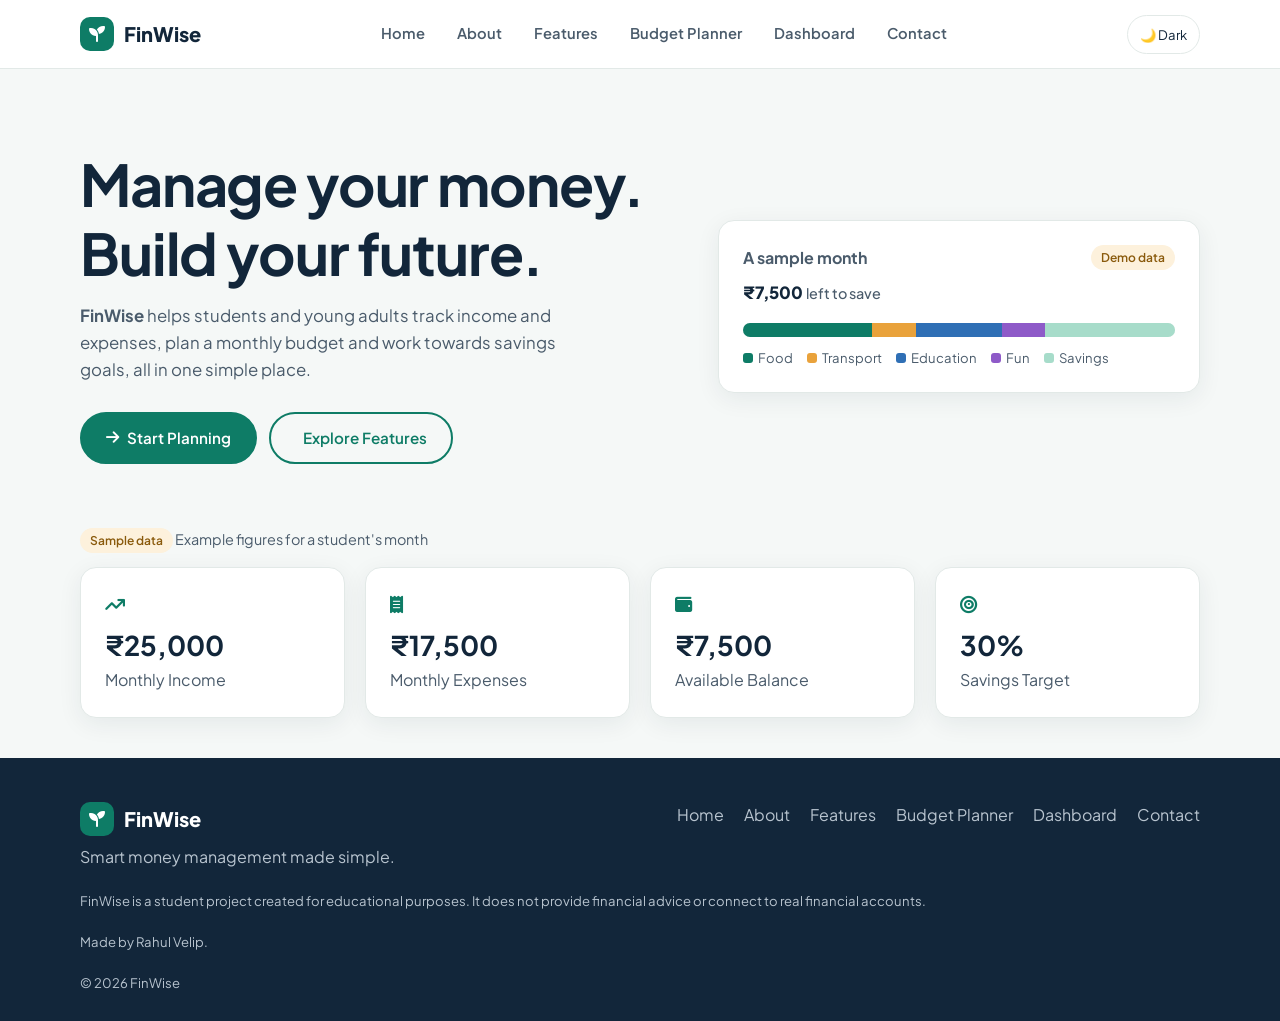
<file: index.html>
<!DOCTYPE html>
<html lang="en">
<head>
  <meta charset="UTF-8">
  <meta name="viewport" content="width=device-width, initial-scale=1, viewport-fit=cover">
  <meta name="theme-color" content="#0e7c66">
  <meta name="mobile-web-app-capable" content="yes">
  <meta name="apple-mobile-web-app-capable" content="yes">
  <title>FinWise – Smart money management made simple</title>
  <meta name="description" content="FinWise is a student FinTech project for personal finance management.">
  <link href="https://fonts.googleapis.com/css2?family=Plus+Jakarta+Sans:wght@400;500;600;700;800&display=swap" rel="stylesheet">
  <link rel="stylesheet" href="https://cdnjs.cloudflare.com/ajax/libs/font-awesome/6.5.1/css/all.min.css">
  <link rel="stylesheet" href="style.css">
</head>
<body>
<header>
  <div class="container nav">
    <a href="index.html" class="logo"><i class="fa-solid fa-seedling"></i>FinWise</a>
    <button class="menu-btn" id="menuBtn" aria-label="Open menu" aria-controls="mainNav" aria-expanded="false"><i class="fa-solid fa-bars" aria-hidden="true"></i></button>
    <ul id="mainNav">
      <li><a href="index.html">Home</a></li>
      <li><a href="about.html">About</a></li>
      <li><a href="features.html">Features</a></li>
      <li><a href="planner.html">Budget Planner</a></li>
      <li><a href="dashboard.html">Dashboard</a></li>
      <li><a href="contact.html">Contact</a></li>
    </ul>
  </div>
</header>

<main>
<section class="hero" id="home">
  <div class="container hero-grid">
    <div>
      <h1>Manage your money. Build your future.</h1>
      <p><b>FinWise</b> helps students and young adults track income and expenses, plan a monthly budget and work towards savings goals, all in one simple place.</p>
      <div class="hero-actions">
        <a href="planner.html" class="btn btn-primary"><i class="fa-solid fa-arrow-right" aria-hidden="true"></i> Start Planning</a>
        <a href="features.html" class="btn btn-ghost"><i class="fa-solid fa-sparkles" aria-hidden="true"></i> Explore Features</a>
      </div>
    </div>
    <div class="card">
      <div class="row-top"><b>A sample month</b><span class="demo">Demo data</span></div>
      <p class="big">₹7,500 <small>left to save</small></p>
      <div class="stack">
        <span class="c0" style="width:30%"></span><span class="c1" style="width:10%"></span>
        <span class="c2" style="width:20%"></span><span class="c3" style="width:10%"></span>
        <span class="cs" style="width:30%"></span>
      </div>
      <div class="legend">
        <span><i class="c0"></i>Food</span><span><i class="c1"></i>Transport</span>
        <span><i class="c2"></i>Education</span><span><i class="c3"></i>Fun</span><span><i class="cs"></i>Savings</span>
      </div>
    </div>
  </div>
</section>

<section class="stats-sec">
  <div class="container">
    <p class="note"><span class="demo">Sample data</span> Example figures for a student's month</p>
    <div class="grid g4">
      <div class="card stat"><i class="fa-solid fa-arrow-trend-up" aria-hidden="true"></i><b>₹25,000</b>Monthly Income</div>
      <div class="card stat"><i class="fa-solid fa-receipt" aria-hidden="true"></i><b>₹17,500</b>Monthly Expenses</div>
      <div class="card stat"><i class="fa-solid fa-wallet" aria-hidden="true"></i><b>₹7,500</b>Available Balance</div>
      <div class="card stat"><i class="fa-solid fa-bullseye" aria-hidden="true"></i><b>30%</b>Savings Target</div>
    </div>
  </div>
</section>
</main>

<footer>
  <div class="container">
    <div class="foot-top">
      <div><a href="index.html" class="logo"><i class="fa-solid fa-seedling"></i>FinWise</a><p>Smart money management made simple.</p></div>
      <ul>
        <li><a href="index.html">Home</a></li><li><a href="about.html">About</a></li><li><a href="features.html">Features</a></li>
        <li><a href="planner.html">Budget Planner</a></li><li><a href="dashboard.html">Dashboard</a></li><li><a href="contact.html">Contact</a></li>
      </ul>
    </div>
    <p class="disclaimer">FinWise is a student project created for educational purposes. It does not provide financial advice or connect to real financial accounts.</p>
    <p class="disclaimer">Made by Rahul Velip.</p>
    <p class="disclaimer">© <span id="year"></span> FinWise</p>
  </div>
</footer>

<script src="script.js"></script>
</body>
</html>
</file>
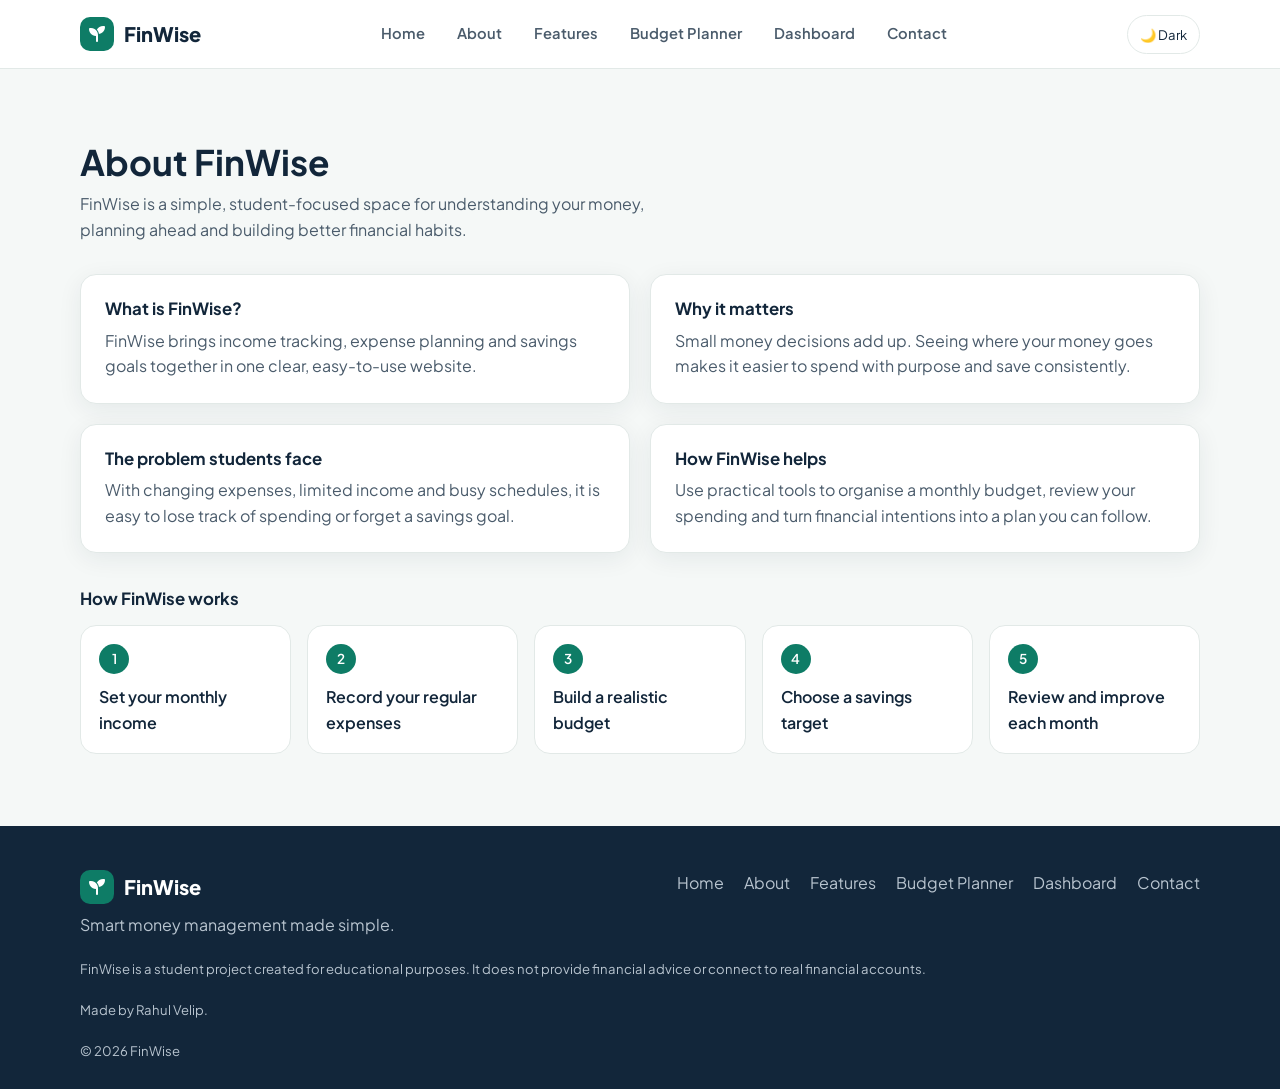
<file: about.html>
<!DOCTYPE html>
<html lang="en">
<head>
  <meta charset="UTF-8">
  <meta name="viewport" content="width=device-width, initial-scale=1, viewport-fit=cover">
  <meta name="theme-color" content="#0e7c66">
  <meta name="mobile-web-app-capable" content="yes">
  <meta name="apple-mobile-web-app-capable" content="yes">
  <title>About FinWise</title>
  <meta name="description" content="Learn what FinWise is and why personal finance tracking matters.">
  <link href="https://fonts.googleapis.com/css2?family=Plus+Jakarta+Sans:wght@400;500;600;700;800&display=swap" rel="stylesheet">
  <link rel="stylesheet" href="https://cdnjs.cloudflare.com/ajax/libs/font-awesome/6.5.1/css/all.min.css">
  <link rel="stylesheet" href="style.css">
</head>
<body>
<header>
  <div class="container nav">
    <a href="index.html" class="logo"><i class="fa-solid fa-seedling"></i>FinWise</a>
    <button class="menu-btn" id="menuBtn" aria-label="Open menu" aria-controls="mainNav" aria-expanded="false"><i class="fa-solid fa-bars" aria-hidden="true"></i></button>
    <ul id="mainNav">
      <li><a href="index.html">Home</a></li>
      <li><a href="about.html">About</a></li>
      <li><a href="features.html">Features</a></li>
      <li><a href="planner.html">Budget Planner</a></li>
      <li><a href="dashboard.html">Dashboard</a></li>
      <li><a href="contact.html">Contact</a></li>
    </ul>
  </div>
</header>

<main>
<section id="about">
  <div class="container">
    <div class="section-head">
      <h2>About FinWise</h2>
      <p>FinWise is a simple, student-focused space for understanding your money, planning ahead and building better financial habits.</p>
    </div>
    <div class="grid g2">
      <div class="card"><h3>What is FinWise?</h3><p>FinWise brings income tracking, expense planning and savings goals together in one clear, easy-to-use website.</p></div>
      <div class="card"><h3>Why it matters</h3><p>Small money decisions add up. Seeing where your money goes makes it easier to spend with purpose and save consistently.</p></div>
      <div class="card"><h3>The problem students face</h3><p>With changing expenses, limited income and busy schedules, it is easy to lose track of spending or forget a savings goal.</p></div>
      <div class="card"><h3>How FinWise helps</h3><p>Use practical tools to organise a monthly budget, review your spending and turn financial intentions into a plan you can follow.</p></div>
    </div>
    <h3 class="sub">How FinWise works</h3>
    <ol class="steps">
      <li>Set your monthly income</li><li>Record your regular expenses</li><li>Build a realistic budget</li><li>Choose a savings target</li><li>Review and improve each month</li>
    </ol>
  </div>
</section>
</main>

<footer>
  <div class="container">
    <div class="foot-top">
      <div><a href="index.html" class="logo"><i class="fa-solid fa-seedling"></i>FinWise</a><p>Smart money management made simple.</p></div>
      <ul>
        <li><a href="index.html">Home</a></li><li><a href="about.html">About</a></li><li><a href="features.html">Features</a></li>
        <li><a href="planner.html">Budget Planner</a></li><li><a href="dashboard.html">Dashboard</a></li><li><a href="contact.html">Contact</a></li>
      </ul>
    </div>
    <p class="disclaimer">FinWise is a student project created for educational purposes. It does not provide financial advice or connect to real financial accounts.</p>
    <p class="disclaimer">Made by Rahul Velip.</p>
    <p class="disclaimer">© <span id="year"></span> FinWise</p>
  </div>
</footer>

<script src="script.js"></script>
</body>
</html>
</file>
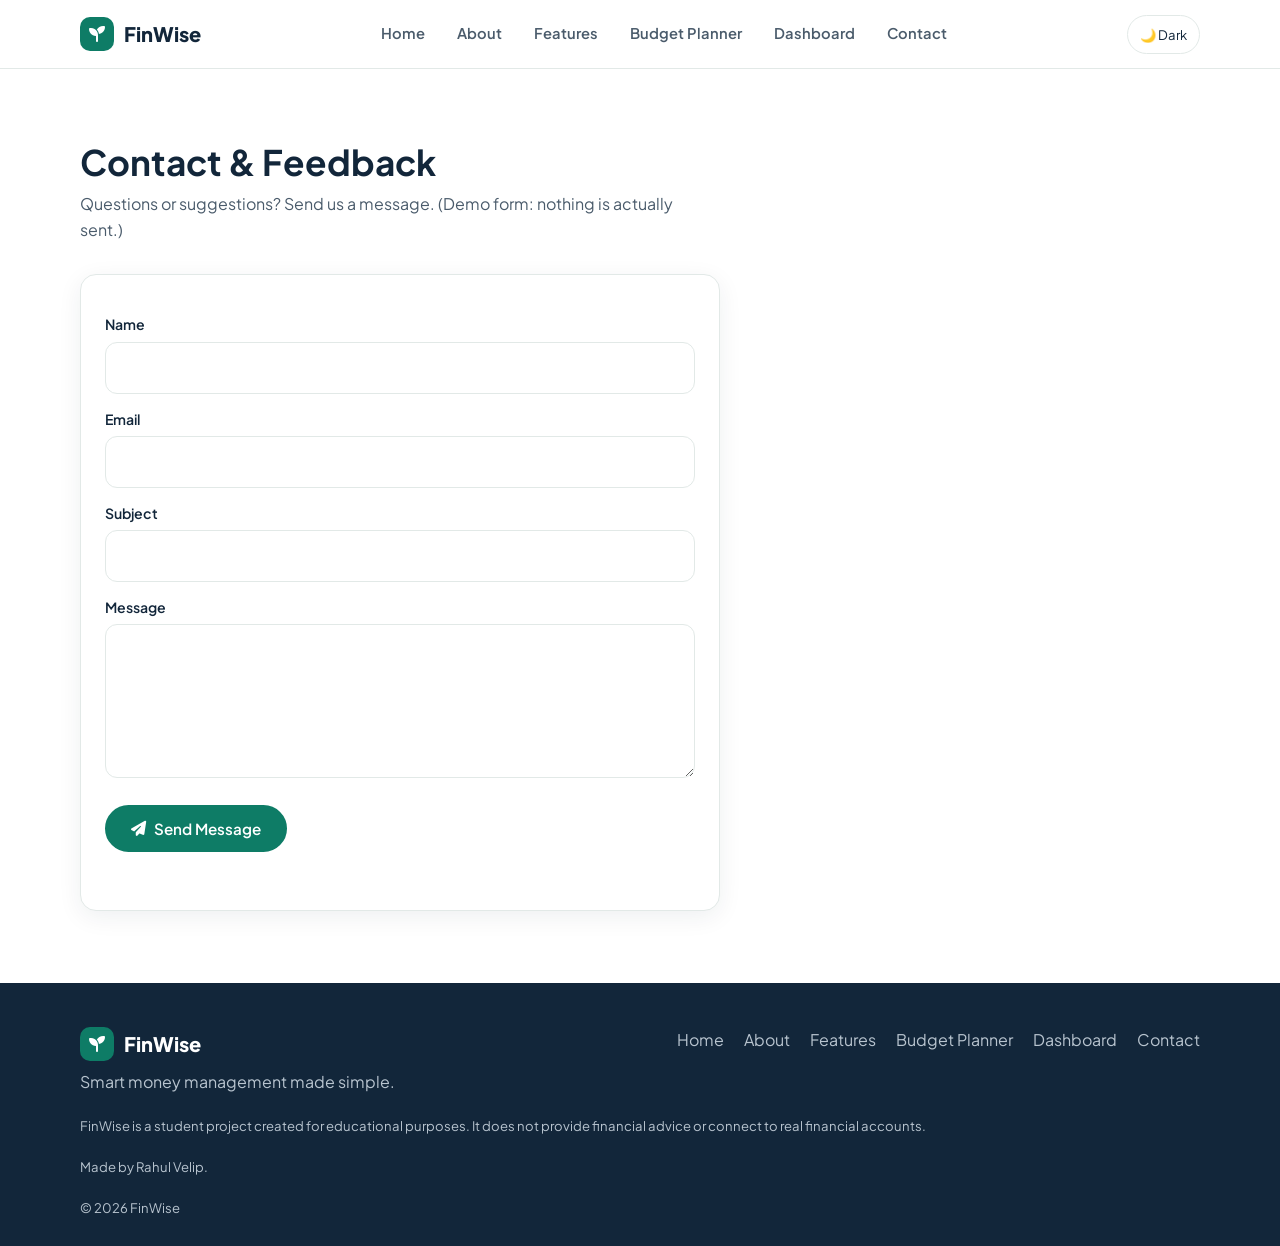
<file: contact.html>
<!DOCTYPE html>
<html lang="en">
<head>
  <meta charset="UTF-8">
  <meta name="viewport" content="width=device-width, initial-scale=1, viewport-fit=cover">
  <meta name="theme-color" content="#0e7c66">
  <meta name="mobile-web-app-capable" content="yes">
  <meta name="apple-mobile-web-app-capable" content="yes">
  <title>Contact FinWise</title>
  <meta name="description" content="Send your questions and feedback to the FinWise student project.">
  <link href="https://fonts.googleapis.com/css2?family=Plus+Jakarta+Sans:wght@400;500;600;700;800&display=swap" rel="stylesheet">
  <link rel="stylesheet" href="https://cdnjs.cloudflare.com/ajax/libs/font-awesome/6.5.1/css/all.min.css">
  <link rel="stylesheet" href="style.css">
</head>
<body>
<header>
  <div class="container nav">
    <a href="index.html" class="logo"><i class="fa-solid fa-seedling"></i>FinWise</a>
    <button class="menu-btn" id="menuBtn" aria-label="Open menu" aria-controls="mainNav" aria-expanded="false"><i class="fa-solid fa-bars" aria-hidden="true"></i></button>
    <ul id="mainNav">
      <li><a href="index.html">Home</a></li>
      <li><a href="about.html">About</a></li>
      <li><a href="features.html">Features</a></li>
      <li><a href="planner.html">Budget Planner</a></li>
      <li><a href="dashboard.html">Dashboard</a></li>
      <li><a href="contact.html">Contact</a></li>
    </ul>
  </div>
</header>

<main>
<section id="contact" class="alt">
  <div class="container">
    <div class="section-head">
      <h2>Contact &amp; Feedback</h2>
      <p>Questions or suggestions? Send us a message. (Demo form: nothing is actually sent.)</p>
    </div>
    <form class="card form-narrow" id="contactForm">
      <label for="cName">Name</label><input id="cName" required>
      <label for="cEmail">Email</label><input type="email" id="cEmail" required>
      <label for="cSubject">Subject</label><input id="cSubject" required>
      <label for="cMessage">Message</label><textarea id="cMessage" rows="5" required></textarea>
      <button class="btn btn-primary form-button" type="submit"><i class="fa-solid fa-paper-plane" aria-hidden="true"></i> Send Message</button>
      <p class="msg" id="contactMsg" role="status"></p>
    </form>
  </div>
</section>
</main>

<footer>
  <div class="container">
    <div class="foot-top">
      <div><a href="index.html" class="logo"><i class="fa-solid fa-seedling"></i>FinWise</a><p>Smart money management made simple.</p></div>
      <ul>
        <li><a href="index.html">Home</a></li><li><a href="about.html">About</a></li><li><a href="features.html">Features</a></li>
        <li><a href="planner.html">Budget Planner</a></li><li><a href="dashboard.html">Dashboard</a></li><li><a href="contact.html">Contact</a></li>
      </ul>
    </div>
    <p class="disclaimer">FinWise is a student project created for educational purposes. It does not provide financial advice or connect to real financial accounts.</p>
    <p class="disclaimer">Made by Rahul Velip.</p>
    <p class="disclaimer">© <span id="year"></span> FinWise</p>
  </div>
</footer>

<script src="script.js"></script>
</body>
</html>
</file>
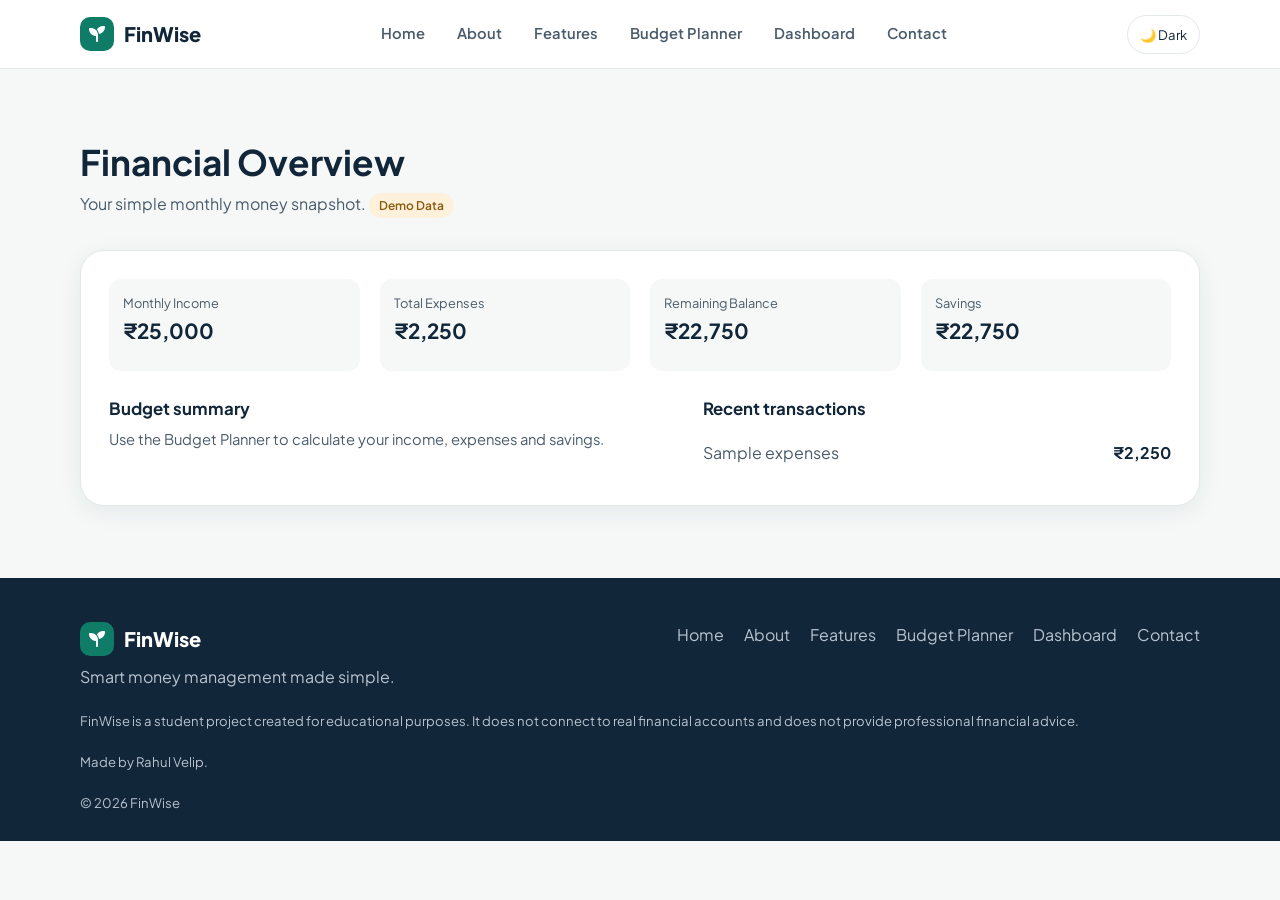
<file: dashboard.html>
<!DOCTYPE html>
<html lang="en">
<head>
  <meta charset="UTF-8">
  <meta name="viewport" content="width=device-width, initial-scale=1, viewport-fit=cover">
  <meta name="theme-color" content="#0e7c66">
  <meta name="mobile-web-app-capable" content="yes">
  <meta name="apple-mobile-web-app-capable" content="yes">
  <title>Financial Overview Dashboard</title>
  <meta name="description" content="Preview FinWise dashboard cards, budget progress and recent transactions.">
  <link href="https://fonts.googleapis.com/css2?family=Plus+Jakarta+Sans:wght@400;500;600;700;800&display=swap" rel="stylesheet">
  <link rel="stylesheet" href="https://cdnjs.cloudflare.com/ajax/libs/font-awesome/6.5.1/css/all.min.css">
  <link rel="stylesheet" href="style.css">
</head>
<body>
<header>
  <div class="container nav">
    <a href="index.html" class="logo"><i class="fa-solid fa-seedling"></i>FinWise</a>
    <button class="menu-btn" id="menuBtn" aria-label="Open menu" aria-controls="mainNav" aria-expanded="false"><i class="fa-solid fa-bars" aria-hidden="true"></i></button>
    <ul id="mainNav">
      <li><a href="index.html">Home</a></li>
      <li><a href="about.html">About</a></li>
      <li><a href="features.html">Features</a></li>
      <li><a href="planner.html">Budget Planner</a></li>
      <li><a href="dashboard.html">Dashboard</a></li>
      <li><a href="contact.html">Contact</a></li>
    </ul>
  </div>
</header>

<main>
<section id="dashboard">
  <div class="container">
    <div class="section-head">
      <h2>Financial Overview</h2>
      <p>Your simple monthly money snapshot. <span class="demo" id="dashboardLabel">Demo Data</span></p>
    </div>
    <div class="dash" id="dashboardRoot">
      <div class="grid g4 dashboard-cards">
        <div class="res"><small>Monthly Income</small><b id="dashIncome">₹25,000</b></div>
        <div class="res"><small>Total Expenses</small><b id="dashExpenses">₹2,250</b></div>
        <div class="res"><small>Remaining Balance</small><b id="dashRemaining">₹22,750</b></div>
        <div class="res"><small>Savings</small><b id="dashSavings">₹22,750</b></div>
      </div>
      <div class="dash-grid">
        <div>
          <h3>Budget summary</h3>
          <p class="hint">Use the Budget Planner to calculate your income, expenses and savings.</p>
        </div>
        <div>
          <h3>Recent transactions</h3>
          <ul class="tx" id="recentTransactions"></ul>
        </div>
      </div>
    </div>
  </div>
</section>
</main>

<footer>
  <div class="container">
    <div class="foot-top">
      <div><a href="index.html" class="logo"><i class="fa-solid fa-seedling"></i>FinWise</a><p>Smart money management made simple.</p></div>
      <ul>
        <li><a href="index.html">Home</a></li><li><a href="about.html">About</a></li><li><a href="features.html">Features</a></li>
        <li><a href="planner.html">Budget Planner</a></li><li><a href="dashboard.html">Dashboard</a></li><li><a href="contact.html">Contact</a></li>
      </ul>
    </div>
    <p class="disclaimer">FinWise is a student project created for educational purposes. It does not connect to real financial accounts and does not provide professional financial advice.</p>
    <p class="disclaimer">Made by Rahul Velip.</p>
    <p class="disclaimer">© <span id="year"></span> FinWise</p>
  </div>
</footer>

<script src="script.js"></script>
</body>
</html>
</file>
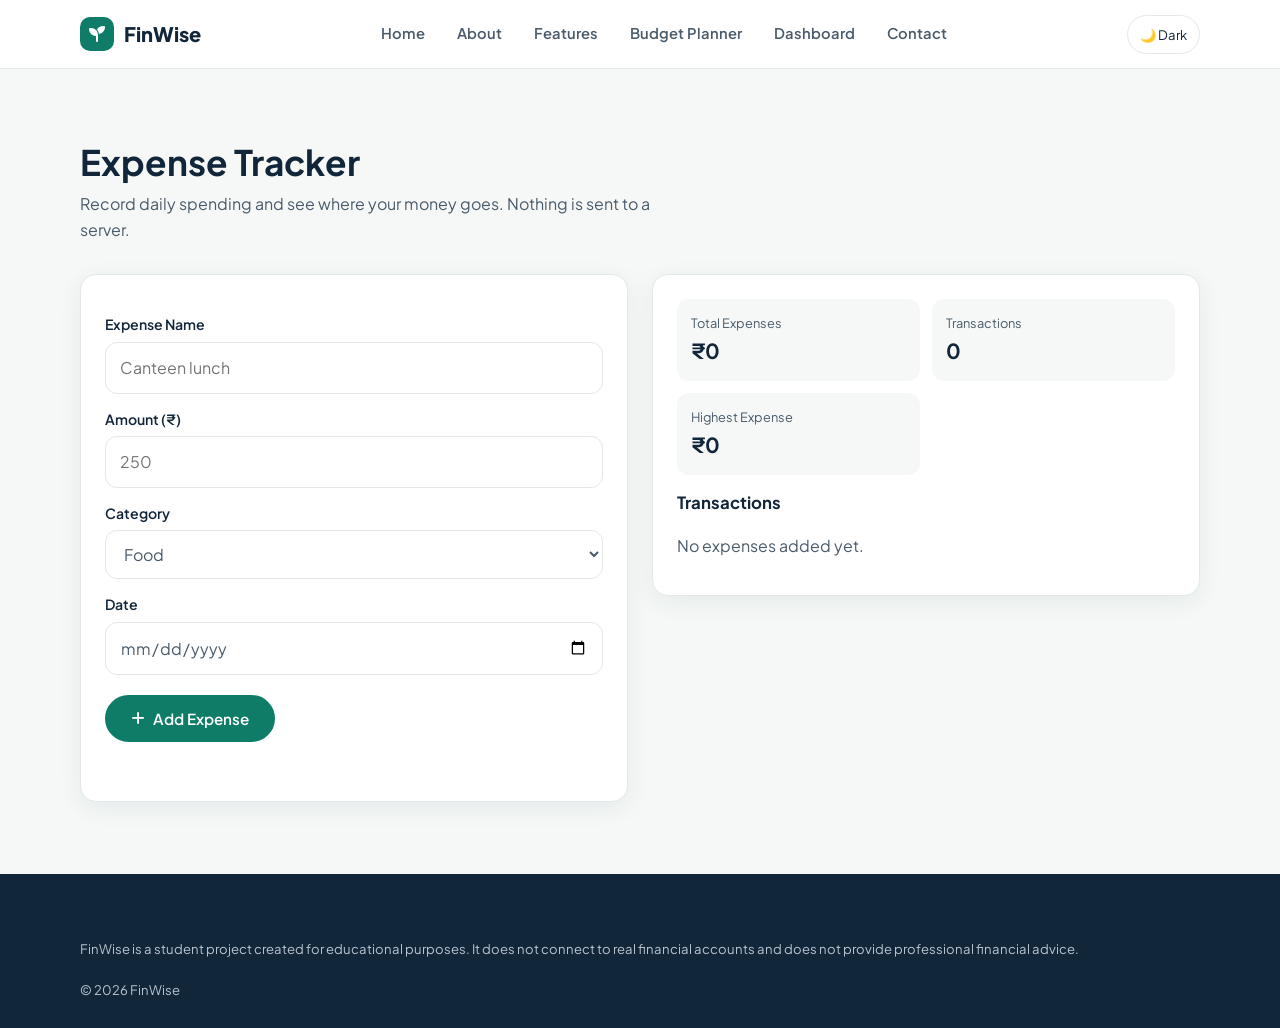
<file: expenses.html>
<!DOCTYPE html>
<html lang="en">
<head><meta charset="UTF-8"><meta name="viewport" content="width=device-width, initial-scale=1"><title>Expense Tracker | FinWise</title><link href="https://fonts.googleapis.com/css2?family=Plus+Jakarta+Sans:wght@400;500;600;700;800&display=swap" rel="stylesheet"><link rel="stylesheet" href="https://cdnjs.cloudflare.com/ajax/libs/font-awesome/6.5.1/css/all.min.css"><link rel="stylesheet" href="style.css"></head>
<body><header><div class="container nav"><a href="index.html" class="logo"><i class="fa-solid fa-seedling"></i>FinWise</a><button class="menu-btn" id="menuBtn" aria-label="Open menu" aria-controls="mainNav" aria-expanded="false"><i class="fa-solid fa-bars"></i></button><ul id="mainNav"><li><a href="index.html">Home</a></li><li><a href="about.html">About</a></li><li><a href="features.html">Features</a></li><li><a href="planner.html">Budget Planner</a></li><li><a href="dashboard.html">Dashboard</a></li><li><a href="contact.html">Contact</a></li></ul></div></header>
<main><section><div class="container"><div class="section-head"><h2>Expense Tracker</h2><p>Record daily spending and see where your money goes. Nothing is sent to a server.</p></div><div class="two"><form class="card" id="expenseForm" novalidate><label for="expenseName">Expense Name</label><input id="expenseName" required placeholder="Canteen lunch"><label for="expenseAmount">Amount (₹)</label><input id="expenseAmount" type="number" min="0" required placeholder="250"><label for="expenseCategory">Category</label><select id="expenseCategory"><option>Food</option><option>Transport</option><option>Education</option><option>Entertainment</option><option>Shopping</option><option>Bills</option><option>Other</option></select><label for="expenseDate">Date</label><input id="expenseDate" type="date" required><button class="btn btn-primary form-button" type="submit"><i class="fa-solid fa-plus"></i> Add Expense</button><p class="msg" id="expenseMsg" role="status"></p></form><div class="card"><div class="results"><div class="res"><small>Total Expenses</small><b id="expenseTotal">₹0</b></div><div class="res"><small>Transactions</small><b id="expenseCount">0</b></div><div class="res"><small>Highest Expense</small><b id="highestExpense">₹0</b></div></div><h3>Transactions</h3><ul id="expenseList" class="tx"></ul></div></div></div></section></main>
<footer><div class="container"><p class="disclaimer">FinWise is a student project created for educational purposes. It does not connect to real financial accounts and does not provide professional financial advice.</p><p class="disclaimer">© <span id="year"></span> FinWise</p></div></footer><script src="script.js"></script></body></html>
</file>
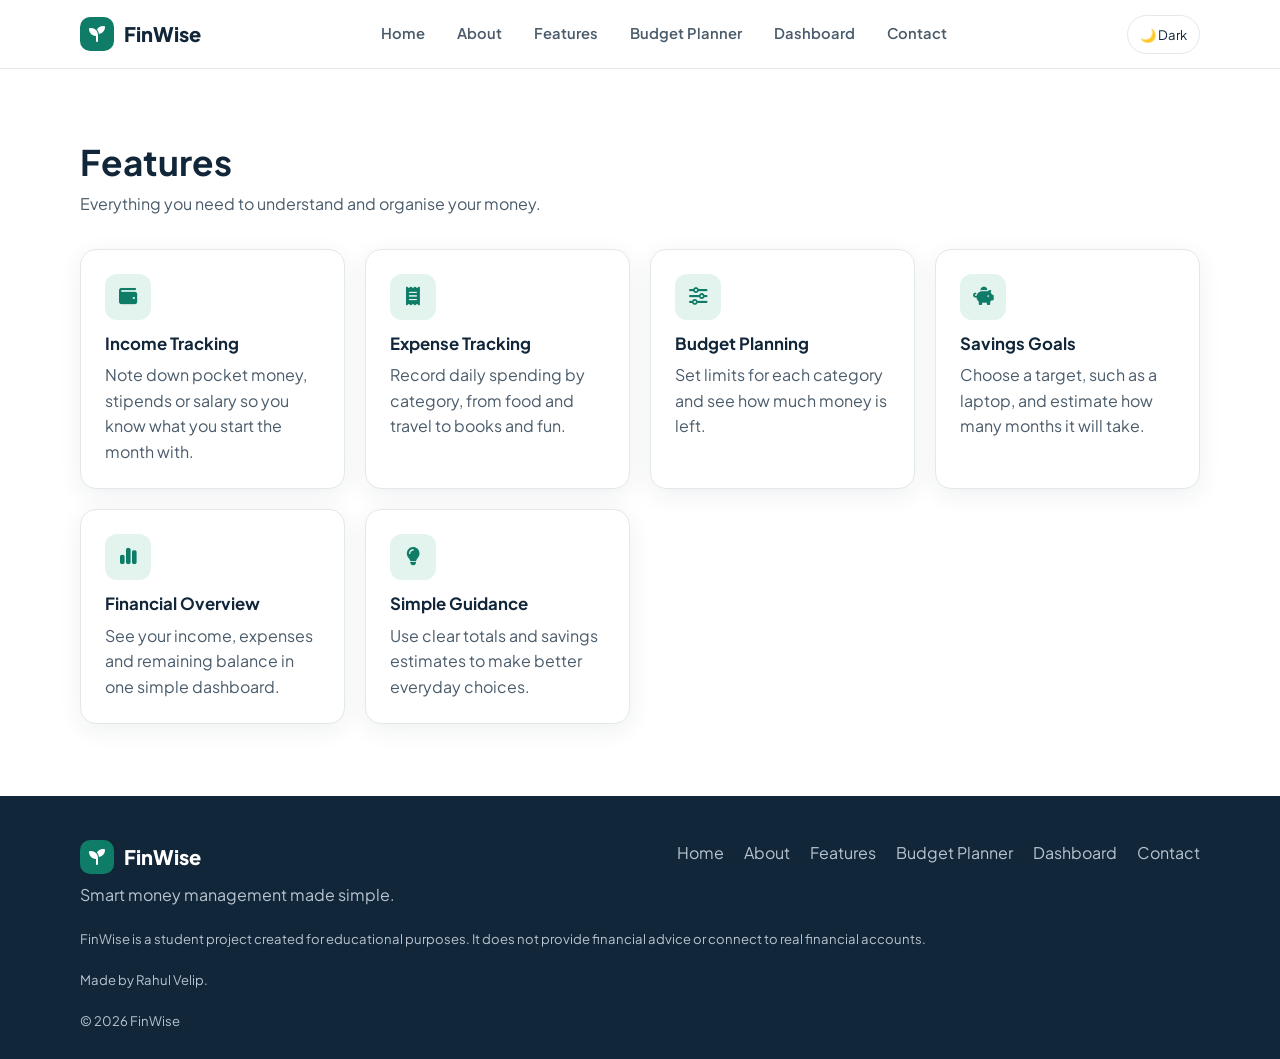
<file: features.html>
<!DOCTYPE html>
<html lang="en">
<head>
  <meta charset="UTF-8">
  <meta name="viewport" content="width=device-width, initial-scale=1, viewport-fit=cover">
  <meta name="theme-color" content="#0e7c66">
  <meta name="mobile-web-app-capable" content="yes">
  <meta name="apple-mobile-web-app-capable" content="yes">
  <title>FinWise Features</title>
  <meta name="description" content="Explore FinWise features for income tracking, expense tracking, budgeting and savings goals.">
  <link href="https://fonts.googleapis.com/css2?family=Plus+Jakarta+Sans:wght@400;500;600;700;800&display=swap" rel="stylesheet">
  <link rel="stylesheet" href="https://cdnjs.cloudflare.com/ajax/libs/font-awesome/6.5.1/css/all.min.css">
  <link rel="stylesheet" href="style.css">
</head>
<body>
<header>
  <div class="container nav">
    <a href="index.html" class="logo"><i class="fa-solid fa-seedling"></i>FinWise</a>
    <button class="menu-btn" id="menuBtn" aria-label="Open menu" aria-controls="mainNav" aria-expanded="false"><i class="fa-solid fa-bars" aria-hidden="true"></i></button>
    <ul id="mainNav">
      <li><a href="index.html">Home</a></li>
      <li><a href="about.html">About</a></li>
      <li><a href="features.html">Features</a></li>
      <li><a href="planner.html">Budget Planner</a></li>
      <li><a href="dashboard.html">Dashboard</a></li>
      <li><a href="contact.html">Contact</a></li>
    </ul>
  </div>
</header>

<main>
<section id="features" class="alt">
  <div class="container">
    <div class="section-head">
      <h2>Features</h2>
      <p>Everything you need to understand and organise your money.</p>
    </div>
    <div class="grid g3">
      <div class="card feature"><div class="icon"><i class="fa-solid fa-wallet"></i></div><h3>Income Tracking</h3><p>Note down pocket money, stipends or salary so you know what you start the month with.</p></div>
      <div class="card feature"><div class="icon"><i class="fa-solid fa-receipt"></i></div><h3>Expense Tracking</h3><p>Record daily spending by category, from food and travel to books and fun.</p></div>
      <div class="card feature"><div class="icon"><i class="fa-solid fa-sliders"></i></div><h3>Budget Planning</h3><p>Set limits for each category and see how much money is left.</p></div>
      <div class="card feature"><div class="icon"><i class="fa-solid fa-piggy-bank"></i></div><h3>Savings Goals</h3><p>Choose a target, such as a laptop, and estimate how many months it will take.</p></div>
      <div class="card feature"><div class="icon"><i class="fa-solid fa-chart-simple"></i></div><h3>Financial Overview</h3><p>See your income, expenses and remaining balance in one simple dashboard.</p></div>
      <div class="card feature"><div class="icon"><i class="fa-solid fa-lightbulb"></i></div><h3>Simple Guidance</h3><p>Use clear totals and savings estimates to make better everyday choices.</p></div>
    </div>
  </div>
</section>
</main>

<footer>
  <div class="container">
    <div class="foot-top">
      <div><a href="index.html" class="logo"><i class="fa-solid fa-seedling"></i>FinWise</a><p>Smart money management made simple.</p></div>
      <ul>
        <li><a href="index.html">Home</a></li><li><a href="about.html">About</a></li><li><a href="features.html">Features</a></li>
        <li><a href="planner.html">Budget Planner</a></li><li><a href="dashboard.html">Dashboard</a></li><li><a href="contact.html">Contact</a></li>
      </ul>
    </div>
    <p class="disclaimer">FinWise is a student project created for educational purposes. It does not provide financial advice or connect to real financial accounts.</p>
    <p class="disclaimer">Made by Rahul Velip.</p>
    <p class="disclaimer">© <span id="year"></span> FinWise</p>
  </div>
</footer>

<script src="script.js"></script>
</body>
</html>
</file>
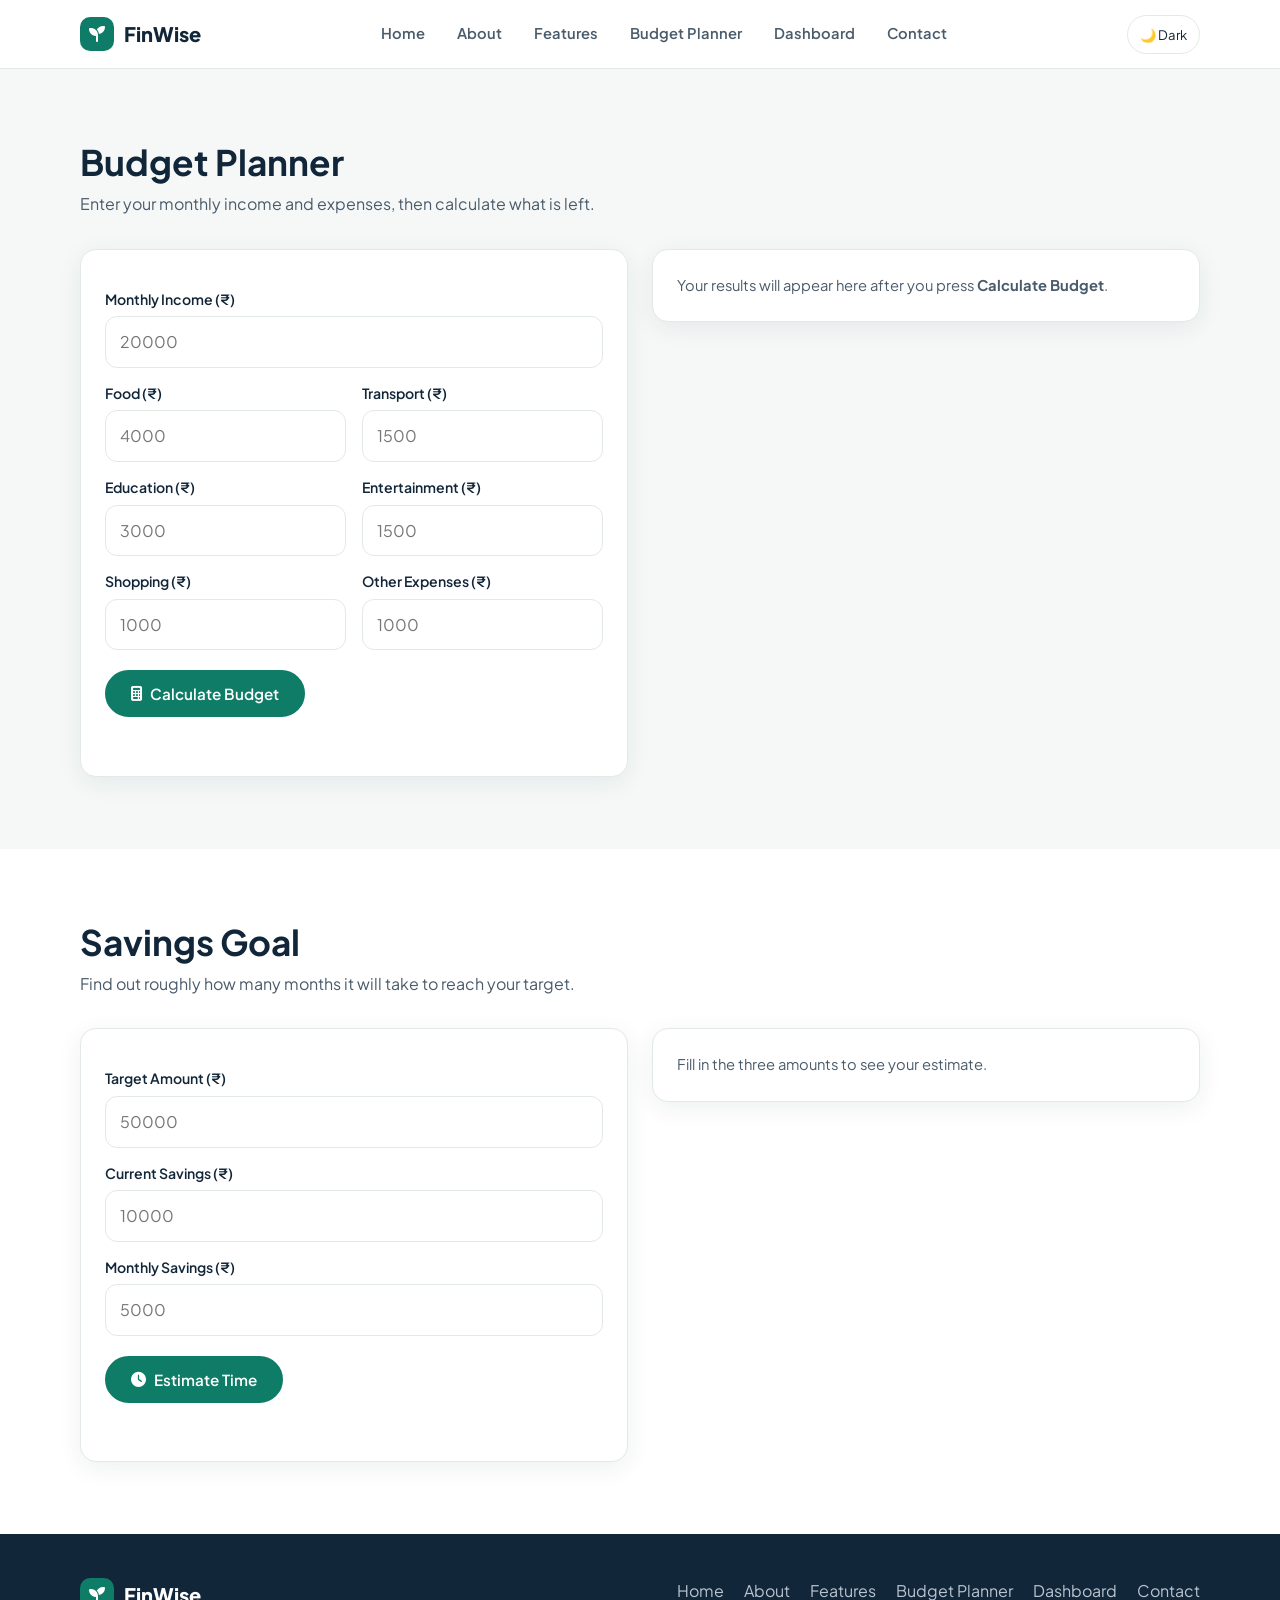
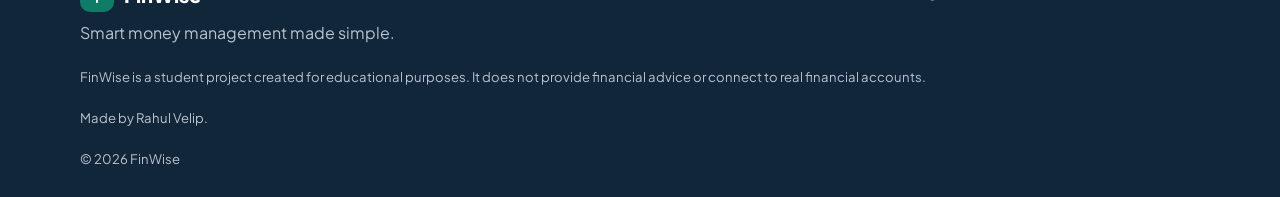
<file: planner.html>
<!DOCTYPE html>
<html lang="en">
<head>
  <meta charset="UTF-8">
  <meta name="viewport" content="width=device-width, initial-scale=1, viewport-fit=cover">
  <meta name="theme-color" content="#0e7c66">
  <meta name="mobile-web-app-capable" content="yes">
  <meta name="apple-mobile-web-app-capable" content="yes">
  <title>Budget Planner & Savings Goal</title>
  <meta name="description" content="Use FinWise calculators to estimate your budget and track savings progress.">
  <link href="https://fonts.googleapis.com/css2?family=Plus+Jakarta+Sans:wght@400;500;600;700;800&display=swap" rel="stylesheet">
  <link rel="stylesheet" href="https://cdnjs.cloudflare.com/ajax/libs/font-awesome/6.5.1/css/all.min.css">
  <link rel="stylesheet" href="style.css">
</head>
<body>
<header>
  <div class="container nav">
    <a href="index.html" class="logo"><i class="fa-solid fa-seedling"></i>FinWise</a>
    <button class="menu-btn" id="menuBtn" aria-label="Open menu" aria-controls="mainNav" aria-expanded="false"><i class="fa-solid fa-bars" aria-hidden="true"></i></button>
    <ul id="mainNav">
      <li><a href="index.html">Home</a></li>
      <li><a href="about.html">About</a></li>
      <li><a href="features.html">Features</a></li>
      <li><a href="planner.html">Budget Planner</a></li>
      <li><a href="dashboard.html">Dashboard</a></li>
      <li><a href="contact.html">Contact</a></li>
    </ul>
  </div>
</header>

<main>
<section id="budget">
  <div class="container">
    <div class="section-head">
      <h2>Budget Planner</h2>
      <p>Enter your monthly income and expenses, then calculate what is left.</p>
    </div>
    <div class="two">
      <form class="card" id="budgetForm" novalidate>
        <div class="fields">
          <div class="full"><label for="income">Monthly Income (₹)</label><input type="number" id="income" min="0" placeholder="20000"></div>
          <div><label for="food">Food (₹)</label><input type="number" id="food" min="0" placeholder="4000"></div>
          <div><label for="transport">Transport (₹)</label><input type="number" id="transport" min="0" placeholder="1500"></div>
          <div><label for="education">Education (₹)</label><input type="number" id="education" min="0" placeholder="3000"></div>
          <div><label for="entertainment">Entertainment (₹)</label><input type="number" id="entertainment" min="0" placeholder="1500"></div>
          <div><label for="shopping">Shopping (₹)</label><input type="number" id="shopping" min="0" placeholder="1000"></div>
          <div><label for="other">Other Expenses (₹)</label><input type="number" id="other" min="0" placeholder="1000"></div>
        </div>
        <button class="btn btn-primary form-button" type="submit"><i class="fa-solid fa-calculator" aria-hidden="true"></i> Calculate Budget</button>
        <p class="msg" id="budgetMsg" role="alert"></p>
      </form>

      <div class="card">
        <p id="budgetHint" class="hint">Your results will appear here after you press <b>Calculate Budget</b>.</p>
        <div id="budgetOut" hidden>
          <div class="results">
            <div class="res"><small>Income</small><b id="rIncome"></b></div>
            <div class="res"><small>Total Expenses</small><b id="rExpense"></b></div>
            <div class="res"><small>Remaining Balance</small><b id="rRemain"></b></div>
            <div class="res"><small>Savings Rate</small><b id="rRate"></b></div>
          </div>
          <div class="row"><span>Savings rate</span><span id="rRateText"></span></div>
          <div class="bar"><span id="rBar"></span></div>
          <div class="row"><span>Where your money goes</span></div>
          <div class="stack" id="stack"></div>
          <div class="legend" id="legend"></div>
          <p class="msg" id="budgetAdvice"></p>
        </div>
      </div>
    </div>
  </div>
</section>

<section id="savings" class="alt">
  <div class="container">
    <div class="section-head">
      <h2>Savings Goal</h2>
      <p>Find out roughly how many months it will take to reach your target.</p>
    </div>
    <div class="two">
      <form class="card" id="goalForm" novalidate>
        <label for="goal">Target Amount (₹)</label><input type="number" id="goal" min="0" placeholder="50000">
        <label for="saved">Current Savings (₹)</label><input type="number" id="saved" min="0" placeholder="10000">
        <label for="monthly">Monthly Savings (₹)</label><input type="number" id="monthly" min="0" placeholder="5000">
        <button class="btn btn-primary form-button" type="submit"><i class="fa-solid fa-clock" aria-hidden="true"></i> Estimate Time</button>
        <p class="msg" id="goalMsg" role="alert"></p>
      </form>
      <div class="card">
        <p id="goalHint" class="hint">Fill in the three amounts to see your estimate.</p>
        <div id="goalOut" hidden>
          <p class="big" id="goalResult"></p>
          <div class="row"><span>Progress so far</span><span id="goalPct"></span></div>
          <div class="bar"><span id="goalBar"></span></div>
          <p class="hint" id="goalNote"></p>
        </div>
      </div>
    </div>
  </div>
</section>
</main>

<footer>
  <div class="container">
    <div class="foot-top">
      <div><a href="index.html" class="logo"><i class="fa-solid fa-seedling"></i>FinWise</a><p>Smart money management made simple.</p></div>
      <ul>
        <li><a href="index.html">Home</a></li><li><a href="about.html">About</a></li><li><a href="features.html">Features</a></li>
        <li><a href="planner.html">Budget Planner</a></li><li><a href="dashboard.html">Dashboard</a></li><li><a href="contact.html">Contact</a></li>
      </ul>
    </div>
    <p class="disclaimer">FinWise is a student project created for educational purposes. It does not provide financial advice or connect to real financial accounts.</p>
    <p class="disclaimer">Made by Rahul Velip.</p>
    <p class="disclaimer">© <span id="year"></span> FinWise</p>
  </div>
</footer>

<script src="script.js"></script>
</body>
</html>
</file>
<file: style.css>
/* =========================================================
   FinWise – style.css
   1. Colours & settings  2. Base  3. Navigation  4. Sections
   5. Forms & results  6. Dashboard  7. Footer  8. Responsive
   ========================================================= */

/* ---------- 1. COLOURS & SETTINGS (change the look here) ---------- */
:root {
  --primary: #0e7c66;        /* main brand colour: buttons, icons, bars */
  --primary-dark: #0a5c4b;   /* hover colour for buttons */
  --primary-soft: #e3f3ee;   /* light tint of the primary colour */
  --ink: #12263a;            /* headings and dark areas */
  --text: #4a5b6b;           /* normal text */
  --bg: #f5f8f7;             /* page background */
  --card: #ffffff;           /* card background */
  --line: #e2e9e7;           /* borders */
  --accent: #e9a23b;         /* highlight colour (badges, focus ring) */
  --danger: #c0392b;         /* error messages */
  --radius: 16px;            /* roundness of cards */
  --shadow: 0 6px 24px rgba(18, 38, 58, .07);
}
:root[data-theme="dark"] {
  --ink: #edf7f3;
  --text: #b9c9c6;
  --bg: #101b1b;
  --card: #172626;
  --line: #29403d;
  --primary-soft: #1d4038;
  --shadow: 0 8px 26px rgba(0, 0, 0, .2);
}

/* ---------- 2. BASE ---------- */
* { box-sizing: border-box; margin: 0; }
html { scroll-padding-top: 76px; }
body { font-family: 'Plus Jakarta Sans', system-ui, sans-serif; background: var(--bg); color: var(--text); line-height: 1.6; }
h1, h2, h3 { color: var(--ink); line-height: 1.2; }
h3 { font-size: 1.05rem; margin-bottom: 8px; }
a { color: inherit; text-decoration: none; }
ul, ol { padding: 0; list-style: none; }
[hidden] { display: none !important; }
:focus-visible { outline: 3px solid var(--accent); outline-offset: 2px; }
.container { width: min(1120px, calc(100% - 32px)); margin-inline: auto; }
section { padding: 72px 0; }
section.alt { background: var(--card); }
.section-head { max-width: 620px; margin-bottom: 32px; }
.section-head h2 { font-size: clamp(1.6rem, 3vw, 2.2rem); margin-bottom: 8px; }
.sub { margin-top: 36px; }

.card { background: var(--card); border: 1px solid var(--line); border-radius: var(--radius); padding: 24px; box-shadow: var(--shadow); transition: transform .2s, box-shadow .2s; }
.grid { display: grid; gap: 20px; }
.g2 { grid-template-columns: repeat(2, 1fr); }
.g3 { grid-template-columns: repeat(auto-fit, minmax(260px, 1fr)); }
.g4 { grid-template-columns: repeat(auto-fit, minmax(200px, 1fr)); }

.btn { display: inline-flex; align-items: center; gap: 8px; padding: 12px 24px; border-radius: 999px; font-family: inherit; font-weight: 600; font-size: .95rem; border: 2px solid var(--primary); cursor: pointer; transition: .2s; }
.btn-primary { background: var(--primary); color: #fff; }
.btn-primary:hover { background: var(--primary-dark); border-color: var(--primary-dark); transform: translateY(-2px); }
.btn-ghost { color: var(--primary); background: transparent; }
.btn-ghost:hover { background: var(--primary-soft); }

.demo { display: inline-block; font-size: .75rem; font-weight: 600; background: #fdf1dc; color: #8a5a0c; padding: 3px 10px; border-radius: 999px; }

/* ---------- 3. NAVIGATION ---------- */
header { position: sticky; top: 0; z-index: 10; background: rgba(255,255,255,.93); backdrop-filter: blur(8px); border-bottom: 1px solid var(--line); }
.nav { display: flex; align-items: center; justify-content: space-between; height: 68px; }
.logo { display: flex; align-items: center; gap: 10px; font-weight: 800; font-size: 1.25rem; color: var(--ink); }
.logo i { background: var(--primary); color: #fff; width: 34px; height: 34px; border-radius: 10px; display: grid; place-items: center; font-size: 1rem; }
.nav ul { display: flex; gap: 4px; }
.nav ul a { display: block; padding: 8px 14px; border-radius: 999px; font-weight: 600; font-size: .92rem; transition: .2s; }
.nav ul a:hover { background: var(--primary-soft); color: var(--primary); }
.menu-btn { display: none; width: 44px; height: 44px; place-items: center; background: none; border: 0; border-radius: 10px; font-size: 1.4rem; color: var(--ink); cursor: pointer; }
.menu-btn:hover { background: var(--primary-soft); }
.form-button { margin-top: 20px; }

/* ---------- 4. SECTIONS ---------- */
.hero { padding: 80px 0 40px; }
.hero-grid { display: grid; grid-template-columns: 1.1fr .9fr; gap: 48px; align-items: center; }
.hero h1 { font-size: clamp(2.2rem, 5vw, 3.6rem); letter-spacing: -.02em; margin-bottom: 16px; }
.hero p { max-width: 520px; margin-bottom: 28px; font-size: 1.05rem; }
.hero-actions { display: flex; gap: 12px; flex-wrap: wrap; }
.hero .card p { margin: 0; }
.row-top { display: flex; justify-content: space-between; align-items: center; }
.big { font-size: 2rem; font-weight: 800; color: var(--ink); margin: 10px 0 16px !important; }
.big small { font-size: .9rem; font-weight: 500; color: var(--text); }

.stats-sec { padding: 24px 0 40px; }
.note { margin-bottom: 14px; font-size: .9rem; }
.stat { text-align: left; }
.stat > i { color: var(--primary); font-size: 1.1rem; margin-bottom: 10px; }
.stat b { display: block; font-size: 1.7rem; color: var(--ink); }

.feature:hover, .stat:hover { transform: translateY(-4px); box-shadow: 0 12px 28px rgba(18, 38, 58, .12); }
.icon { width: 46px; height: 46px; border-radius: 12px; background: var(--primary-soft); color: var(--primary); display: grid; place-items: center; font-size: 1.15rem; margin-bottom: 14px; }

.steps { counter-reset: s; display: grid; grid-template-columns: repeat(auto-fit, minmax(170px, 1fr)); gap: 16px; margin-top: 16px; }
.steps li { counter-increment: s; background: #fff; border: 1px solid var(--line); border-radius: var(--radius); padding: 18px; font-weight: 600; color: var(--ink); }
.steps li::before { content: counter(s); display: grid; place-items: center; width: 30px; height: 30px; border-radius: 50%; background: var(--primary); color: #fff; font-size: .85rem; margin-bottom: 10px; }

/* ---------- 5. FORMS & RESULTS ---------- */
.two { display: grid; grid-template-columns: 1fr 1fr; gap: 24px; align-items: start; }
.form-narrow { max-width: 640px; }
label { display: block; font-weight: 600; font-size: .88rem; color: var(--ink); margin: 14px 0 6px; }
input, textarea, select { width: 100%; padding: 12px 14px; border: 1px solid var(--line); border-radius: 12px; font: inherit; background: var(--card); color: var(--text); transition: .2s; }
input:focus, textarea:focus { outline: none; border-color: var(--primary); box-shadow: 0 0 0 3px var(--primary-soft); }
.fields { display: grid; grid-template-columns: 1fr 1fr; gap: 0 16px; }
.fields .full { grid-column: 1 / -1; }
.hint { font-size: .92rem; }
.msg { margin-top: 12px; font-weight: 600; min-height: 1.4em; }
.msg.error { color: var(--danger); }
.msg.ok { color: var(--primary); }

.results { display: grid; grid-template-columns: 1fr 1fr; gap: 12px; margin-bottom: 18px; }
.res { background: var(--bg); border-radius: 12px; padding: 14px; }
.res small { display: block; font-size: .8rem; }
.res b { font-size: 1.3rem; color: var(--ink); }
.row { display: flex; justify-content: space-between; gap: 10px; font-size: .88rem; margin: 14px 0 6px; }

/* Progress bar + stacked spending bar */
.bar { height: 10px; background: #e7eeec; border-radius: 99px; overflow: hidden; }
.bar span { display: block; height: 100%; width: 0; background: var(--primary); border-radius: 99px; transition: width .8s ease; }
.stack { display: flex; height: 14px; border-radius: 99px; overflow: hidden; background: #e7eeec; }
.stack span { transition: width .6s ease; }
.hero .stack span { width: auto; }
.legend { display: flex; flex-wrap: wrap; gap: 6px 14px; font-size: .82rem; margin-top: 10px; }
.legend i { display: inline-block; width: 10px; height: 10px; border-radius: 3px; margin-right: 5px; }
/* Category colours (used by both the bar and the legend) */
.c0 { background: #0e7c66; } .c1 { background: #e9a23b; } .c2 { background: #2f6fb5; }
.c3 { background: #8e5ac8; } .c4 { background: #d8604c; } .c5 { background: #8a9aa6; }
.cs { background: #a7dcca; }   /* savings / remaining */

/* ---------- 6. DASHBOARD ---------- */
.dash { background: var(--card); border: 1px solid var(--line); border-radius: 24px; padding: 28px; box-shadow: var(--shadow); }
.dash-grid { display: grid; grid-template-columns: 1.2fr 1fr; gap: 32px; margin-top: 28px; }
.tx li { display: flex; justify-content: space-between; padding: 12px 0; border-bottom: 1px solid var(--line); }
.tx li:last-child { border: 0; }
.tx i { width: 22px; color: var(--primary); }
.tx b { color: var(--ink); }
.theme-toggle { border: 1px solid var(--line); color: var(--ink); background: var(--card); border-radius: 999px; padding: 8px 12px; cursor: pointer; font: inherit; font-size: .82rem; }
.theme-toggle:hover { border-color: var(--primary); color: var(--primary); }
.dashboard-cards { margin-bottom: 24px; }
.dashboard-cards .res { min-height: 92px; }
.expense-item { display: flex; align-items: center; gap: 16px; padding: 14px 0; border-bottom: 1px solid var(--line); }
.expense-item > div { flex: 1; min-width: 0; }
.expense-item b, .expense-item small { display: block; }
.expense-item small { color: var(--text); font-size: .8rem; }
.expense-item strong { color: var(--ink); white-space: nowrap; }
.delete-btn { border: 0; background: transparent; color: var(--danger); cursor: pointer; font: inherit; font-size: .8rem; }
.empty-state { color: var(--text); padding: 18px 0; }
.allocation-card { display: grid; gap: 16px; }
.allocation-item .row { margin-top: 0; }

/* ---------- 7. FOOTER ---------- */
footer { background: var(--ink); color: #b8c4cf; padding: 44px 0 28px; }
footer .logo { color: #fff; margin-bottom: 8px; }
.foot-top { display: flex; justify-content: space-between; gap: 24px; flex-wrap: wrap; }
.foot-top ul { display: flex; gap: 6px 20px; flex-wrap: wrap; align-content: flex-start; }
.foot-top ul a:hover { color: #fff; }
.disclaimer { font-size: .82rem; margin-top: 20px; }
:root[data-theme="dark"] header { background: rgba(16, 27, 27, .93); }
:root[data-theme="dark"] .steps li { background: var(--card); }

/* ---------- 8. RESPONSIVE ---------- */
@media (max-width: 900px) {
  .hero-grid, .two, .dash-grid { grid-template-columns: 1fr; }
  .hero { padding-top: 48px; }
}
@media (max-width: 820px) {
  .menu-btn { display: block; }
  .nav ul { display: none; position: absolute; top: 68px; left: 0; right: 0; flex-direction: column; background: var(--card); padding: 12px 4%; border-bottom: 1px solid var(--line); }
  .nav ul.open { display: flex; }
}
@media (max-width: 620px) {
  section { padding: 52px 0; }
  .g2, .fields { grid-template-columns: 1fr; }
  .card, .dash { padding: 20px; }
  .hero-actions .btn, .form-button { width: 100%; justify-content: center; }
  .row-top { gap: 12px; align-items: flex-start; }
  .big { font-size: 1.75rem; }
  .legend { gap: 8px 12px; }
  .nav { gap: 8px; }
  .theme-toggle { margin-left: auto; }
  .expense-item { gap: 8px; }
}
@media (prefers-reduced-motion: reduce) {
  * { transition: none !important; animation: none !important; }
}
</file>
